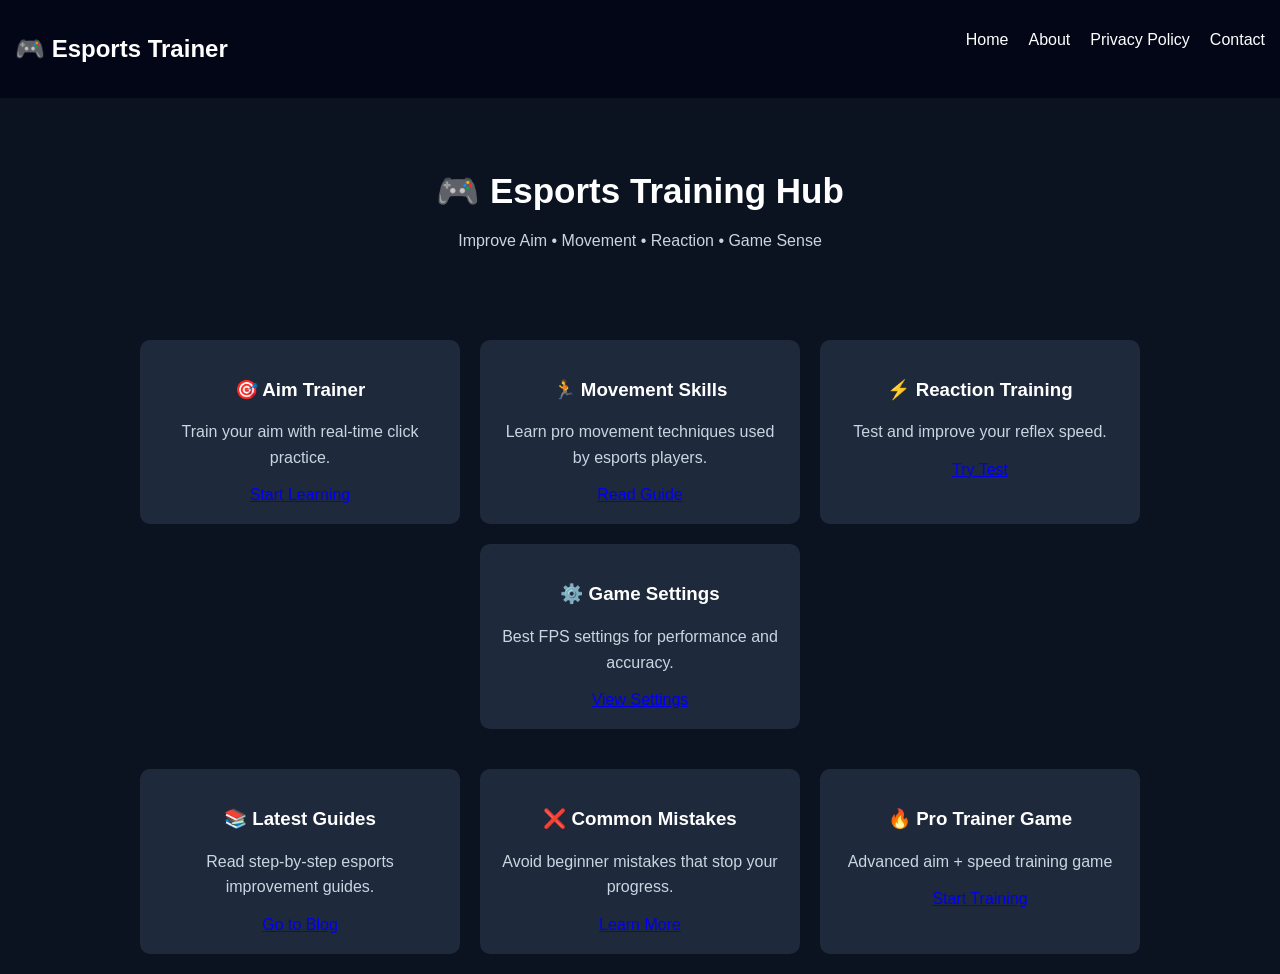
<file: index.html>
<!DOCTYPE html>
<html lang="en">
<head>
<meta charset="UTF-8">
<meta name="viewport" content="width=device-width, initial-scale=1.0">
<title>Esports Trainer</title>
<script async src="https://pagead2.googlesyndication.com/pagead/js/adsbygoogle.js?client=ca-pub-7041410310122858"
     crossorigin="anonymous"></script>
<link rel="stylesheet" href="style.css">
</head>
<body>

<nav>
    <h2>🎮 Esports Trainer</h2>
    <ul>
        <li><a href="index.html">Home</a></li>
        <li><a href="about.html">About</a></li>
        <li><a href="privacy.html">Privacy Policy</a></li>
        <li><a href="contact.html">Contact</a></li>
    </ul>
</nav>

<header class="hero">
    <h1>🎮 Esports Training Hub</h1>
    <p>Improve Aim • Movement • Reaction • Game Sense</p>
</header>

<section class="cards">

    <div class="card">
        <h3>🎯 Aim Trainer</h3>
        <p>Train your aim with real-time click practice.</p>
        <a href="blog.html">Start Learning</a>
    </div>

    <div class="card">
        <h3>🏃 Movement Skills</h3>
        <p>Learn pro movement techniques used by esports players.</p>
        <a href="movement.html">Read Guide</a>
    </div>

    <div class="card">
        <h3>⚡ Reaction Training</h3>
        <p>Test and improve your reflex speed.</p>
        <a href="reaction.html">Try Test</a>
    </div>

    <div class="card">
        <h3>⚙️ Game Settings</h3>
        <p>Best FPS settings for performance and accuracy.</p>
        <a href="settings.html">View Settings</a>
    </div>

</section>

<section class="cards">

    <div class="card">
        <h3>📚 Latest Guides</h3>
        <p>Read step-by-step esports improvement guides.</p>
        <a href="blog.html">Go to Blog</a>
    </div>

    <div class="card">
        <h3>❌ Common Mistakes</h3>
        <p>Avoid beginner mistakes that stop your progress.</p>
        <a href="beginner-mistakes.html">Learn More</a>
    </div>
   <div class="card">
    <h3>🔥 Pro Trainer Game</h3>
    <p>Advanced aim + speed training game</p>
    <a href="pro-trainer.html">Start Training</a>
</div>
</section>

<script src="script.js"></script>
</body>
</html>
</file>
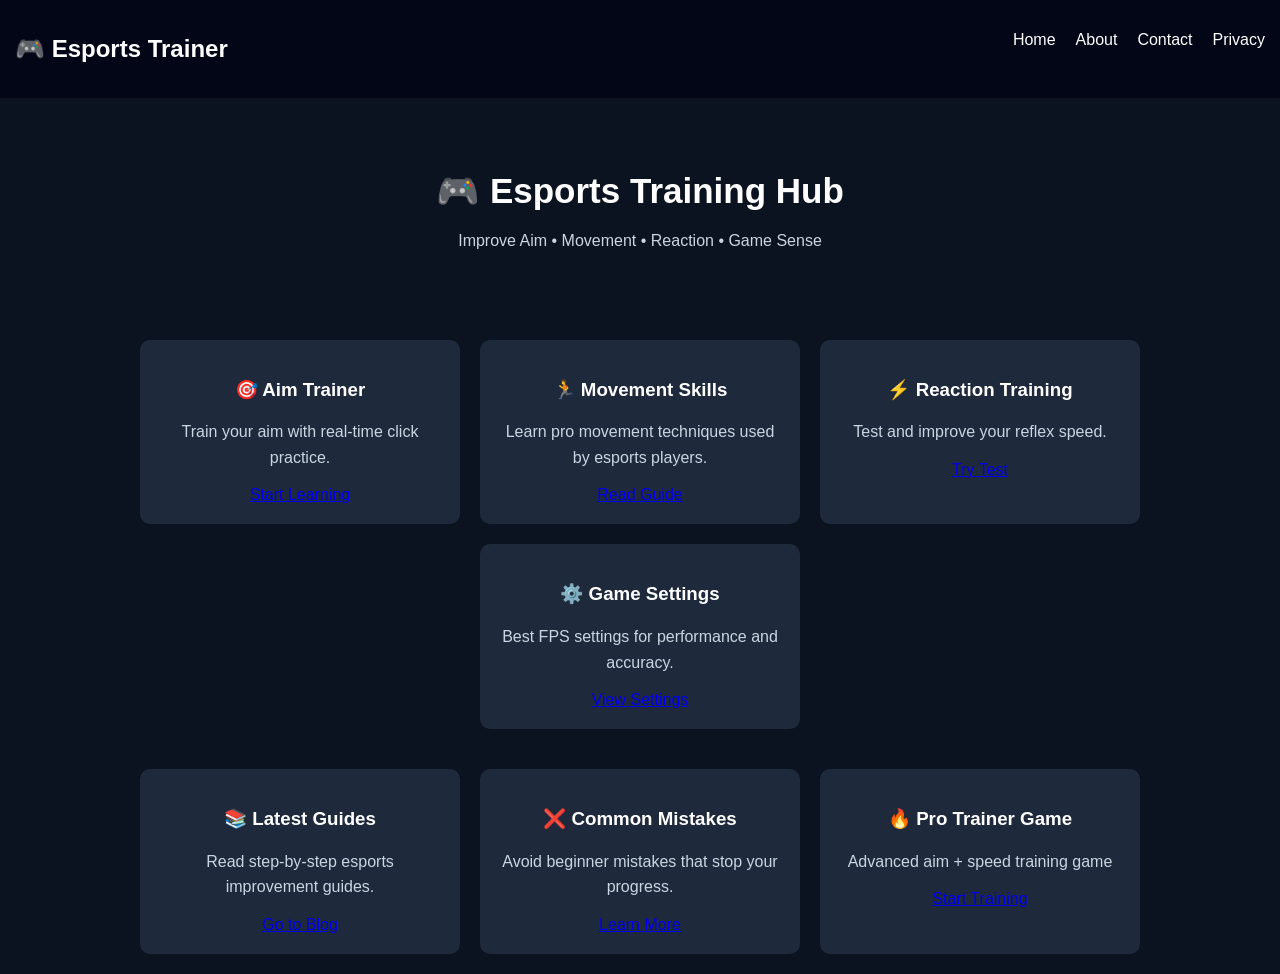
<file: Esports-Trainer/index.html>
<!DOCTYPE html>
<html lang="en">
<head>
<meta charset="UTF-8">
<meta name="viewport" content="width=device-width, initial-scale=1.0">
<title>Esports Trainer</title>
<link rel="stylesheet" href="style.css">
<script async src="https://pagead2.googlesyndication.com/pagead/js/adsbygoogle.js?client=ca-pub-7041410310122858"
     crossorigin="anonymous"></script>
</head>
<body>

<nav>
    <h2>🎮 Esports Trainer</h2>
    <ul>
        <li><a href="index.html">Home</a></li>
        <li><a href="about.html">About</a></li>
        <li><a href="contact.html">Contact</a></li>
        <li><a href="privacy.html">Privacy</a></li>
    </ul>
</nav>

<header class="hero">
    <h1>🎮 Esports Training Hub</h1>
    <p>Improve Aim • Movement • Reaction • Game Sense</p>
</header>

<section class="cards">

    <div class="card">
        <h3>🎯 Aim Trainer</h3>
        <p>Train your aim with real-time click practice.</p>
        <a href="blog.html">Start Learning</a>
    </div>

    <div class="card">
        <h3>🏃 Movement Skills</h3>
        <p>Learn pro movement techniques used by esports players.</p>
        <a href="movement.html">Read Guide</a>
    </div>

    <div class="card">
        <h3>⚡ Reaction Training</h3>
        <p>Test and improve your reflex speed.</p>
        <a href="reaction.html">Try Test</a>
    </div>

    <div class="card">
        <h3>⚙️ Game Settings</h3>
        <p>Best FPS settings for performance and accuracy.</p>
        <a href="settings.html">View Settings</a>
    </div>

</section>

<section class="cards">

    <div class="card">
        <h3>📚 Latest Guides</h3>
        <p>Read step-by-step esports improvement guides.</p>
        <a href="blog.html">Go to Blog</a>
    </div>

    <div class="card">
        <h3>❌ Common Mistakes</h3>
        <p>Avoid beginner mistakes that stop your progress.</p>
        <a href="beginner-mistakes.html">Learn More</a>
    </div>
   <div class="card">
    <h3>🔥 Pro Trainer Game</h3>
    <p>Advanced aim + speed training game</p>
    <a href="pro-trainer.html">Start Training</a>
</div>
</section>

<script src="script.js"></script>
</body>
</html>
</file>
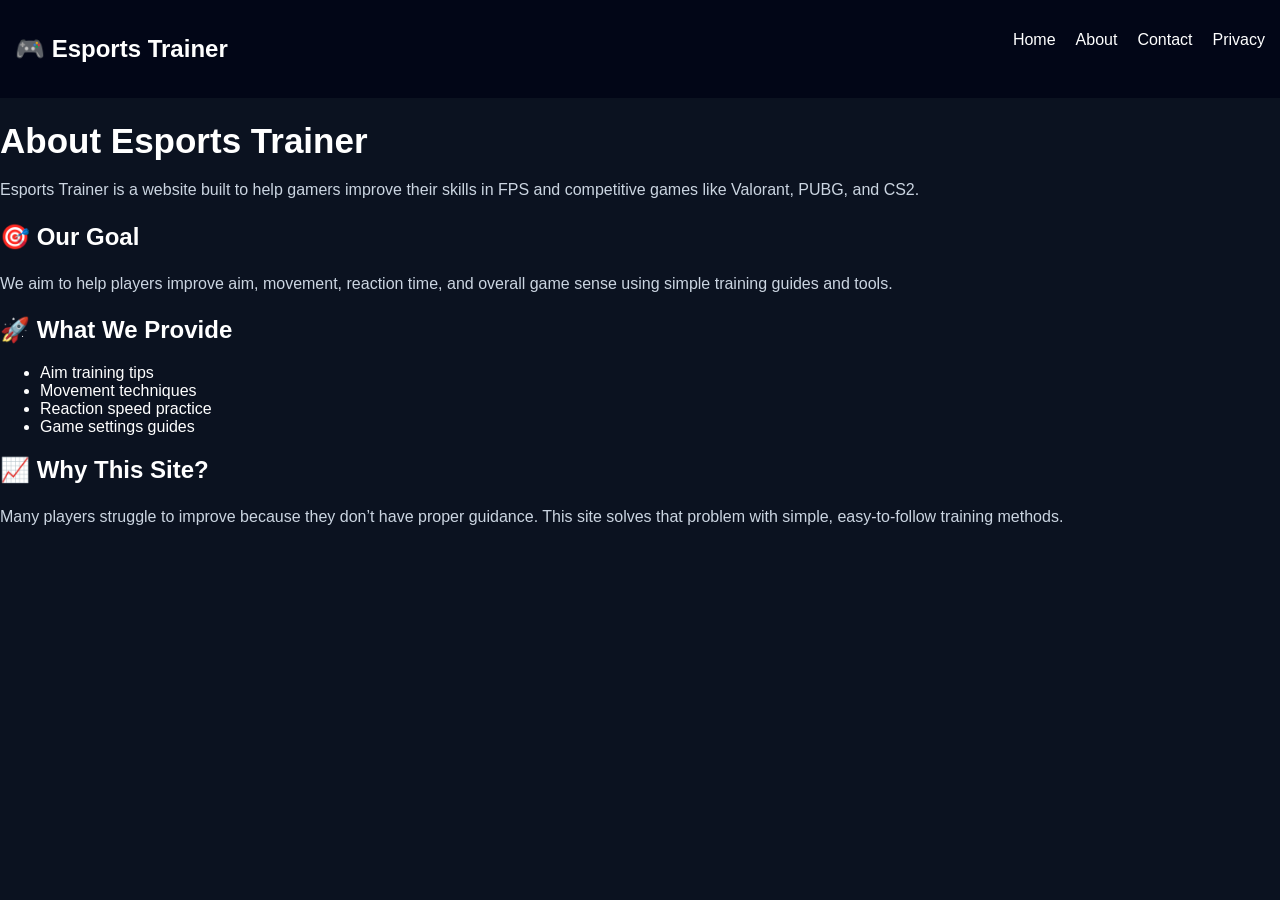
<file: about.html>
<!DOCTYPE html>
<html lang="en">
<head>
<meta charset="UTF-8">
<meta name="viewport" content="width=device-width, initial-scale=1.0">
<title>About Us</title>
<link rel="stylesheet" href="style.css">
</head>
<body>

<nav>
    <h2>🎮 Esports Trainer</h2>
    <ul>
        <li><a href="index.html">Home</a></li>
        <li><a href="about.html">About</a></li>
        <li><a href="contact.html">Contact</a></li>
        <li><a href="privacy.html">Privacy</a></li>
    </ul>
</nav>

<h1>About Esports Trainer</h1>

<p>
Esports Trainer is a website built to help gamers improve their skills in FPS and competitive games like Valorant, PUBG, and CS2.
</p>

<h2>🎯 Our Goal</h2>
<p>
We aim to help players improve aim, movement, reaction time, and overall game sense using simple training guides and tools.
</p>

<h2>🚀 What We Provide</h2>
<ul>
    <li>Aim training tips</li>
    <li>Movement techniques</li>
    <li>Reaction speed practice</li>
    <li>Game settings guides</li>
</ul>

<h2>📈 Why This Site?</h2>
<p>
Many players struggle to improve because they don’t have proper guidance. This site solves that problem with simple, easy-to-follow training methods.
</p>

</body>
</html>
</file>
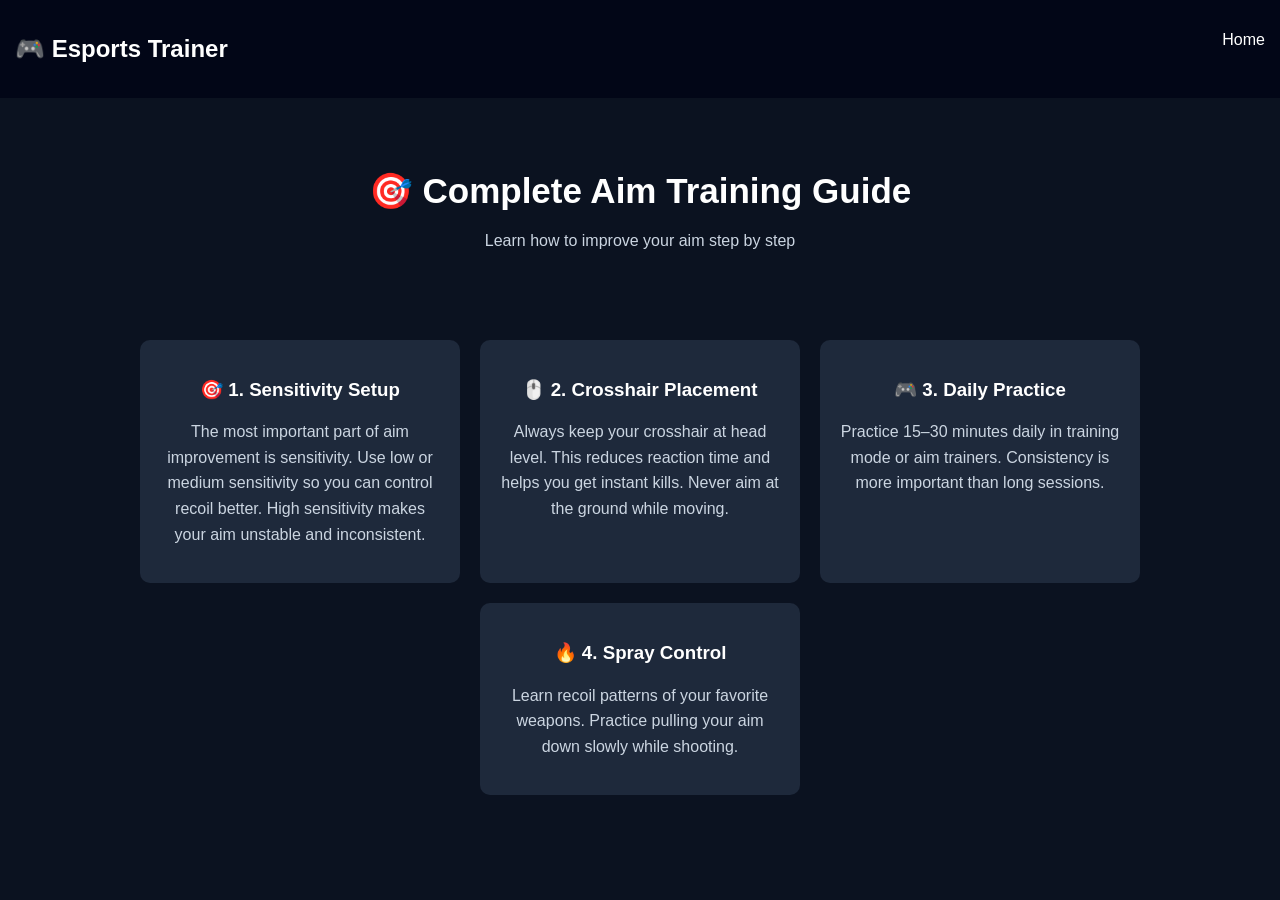
<file: aim.html>
<!DOCTYPE html>
<html>
<head>
<title>Aim Practice Guide</title>
<link rel="stylesheet" href="style.css">
</head>
<body>

<nav>
    <h2>🎮 Esports Trainer</h2>
    <ul>
        <li><a href="index.html">Home</a></li>
    </ul>
</nav>

<header class="hero">
    <h1>🎯 Complete Aim Training Guide</h1>
    <p>Learn how to improve your aim step by step</p>
</header>

<section class="cards">

    <div class="card">
        <h3>🎯 1. Sensitivity Setup</h3>
        <p>
            The most important part of aim improvement is sensitivity.
            Use low or medium sensitivity so you can control recoil better.
            High sensitivity makes your aim unstable and inconsistent.
        </p>
    </div>

    <div class="card">
        <h3>🖱️ 2. Crosshair Placement</h3>
        <p>
            Always keep your crosshair at head level.
            This reduces reaction time and helps you get instant kills.
            Never aim at the ground while moving.
        </p>
    </div>

    <div class="card">
        <h3>🎮 3. Daily Practice</h3>
        <p>
            Practice 15–30 minutes daily in training mode or aim trainers.
            Consistency is more important than long sessions.
        </p>
    </div>

    <div class="card">
        <h3>🔥 4. Spray Control</h3>
        <p>
            Learn recoil patterns of your favorite weapons.
            Practice pulling your aim down slowly while shooting.
        </p>
    </div>

</section>

</body>
</html>
</file>
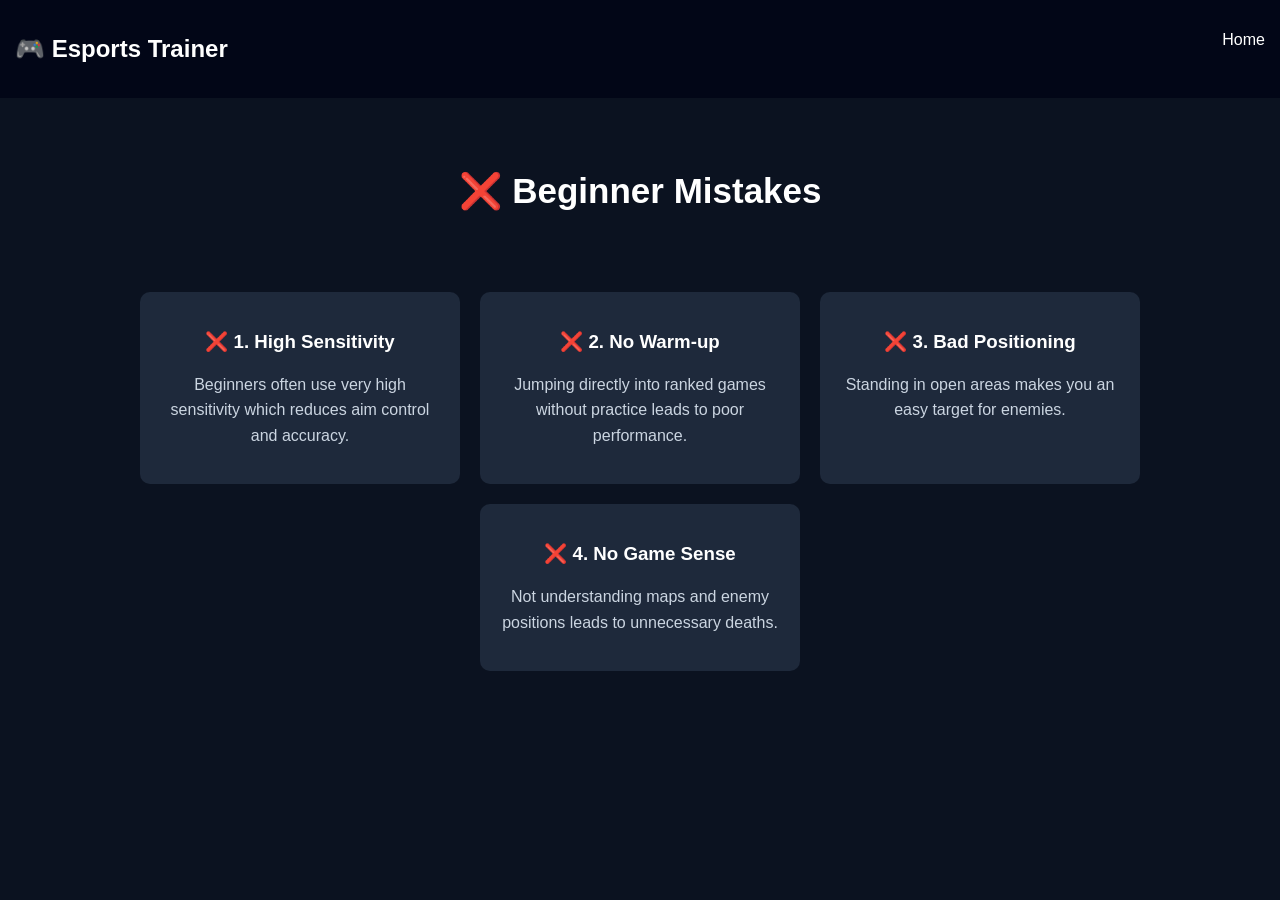
<file: beginner-mistake.html>
<!DOCTYPE html>
<html>
<head>
<title>Common Mistakes</title>
<link rel="stylesheet" href="style.css">
</head>
<body>

<nav>
    <h2>🎮 Esports Trainer</h2>
    <ul>
        <li><a href="index.html">Home</a></li>
    </ul>
</nav>

<header class="hero">
    <h1>❌ Beginner Mistakes</h1>
</header>

<section class="cards">

    <div class="card">
        <h3>❌ 1. High Sensitivity</h3>
        <p>
            Beginners often use very high sensitivity which reduces aim control and accuracy.
        </p>
    </div>

    <div class="card">
        <h3>❌ 2. No Warm-up</h3>
        <p>
            Jumping directly into ranked games without practice leads to poor performance.
        </p>
    </div>

    <div class="card">
        <h3>❌ 3. Bad Positioning</h3>
        <p>
            Standing in open areas makes you an easy target for enemies.
        </p>
    </div>

    <div class="card">
        <h3>❌ 4. No Game Sense</h3>
        <p>
            Not understanding maps and enemy positions leads to unnecessary deaths.
        </p>
    </div>

</section>

</body>
</html>
</file>
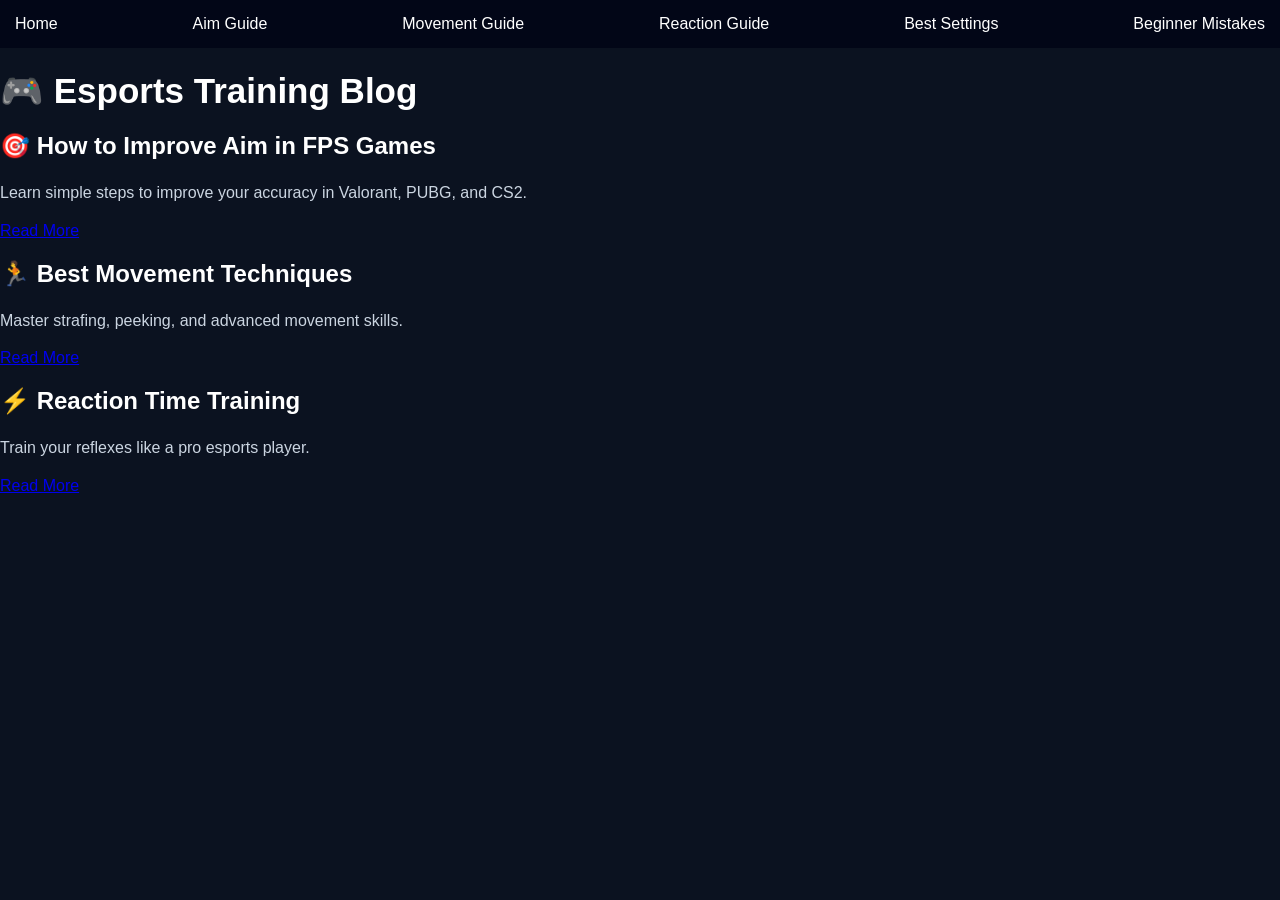
<file: blog.html>
<!DOCTYPE html>
<html>
<head>
<title>Esports Blog</title>
<link rel="stylesheet" href="style.css">
</head>
<body>

<nav>
    <a href="index.html">Home</a>
    <a href="aim.html">Aim Guide</a>
<a href="movement.html">Movement Guide</a>
<a href="reaction.html">Reaction Guide</a>
<a href="settings.html">Best Settings</a>
<a href="beginner-mistakes.html">Beginner Mistakes</a>
</nav>

<h1>🎮 Esports Training Blog</h1>

<div class="blog-container">

    <div class="blog-card">
        <h2>🎯 How to Improve Aim in FPS Games</h2>
        <p>Learn simple steps to improve your accuracy in Valorant, PUBG, and CS2.</p>
        <a href="aim.html">Read More</a>
    </div>

    <div class="blog-card">
        <h2>🏃 Best Movement Techniques</h2>
        <p>Master strafing, peeking, and advanced movement skills.</p>
        <a href="movement.html">Read More</a>
    </div>

    <div class="blog-card">
        <h2>⚡ Reaction Time Training</h2>
        <p>Train your reflexes like a pro esports player.</p>
        <a href="reaction.html">Read More</a>
    </div>

</div>

</body>
</html>
</file>
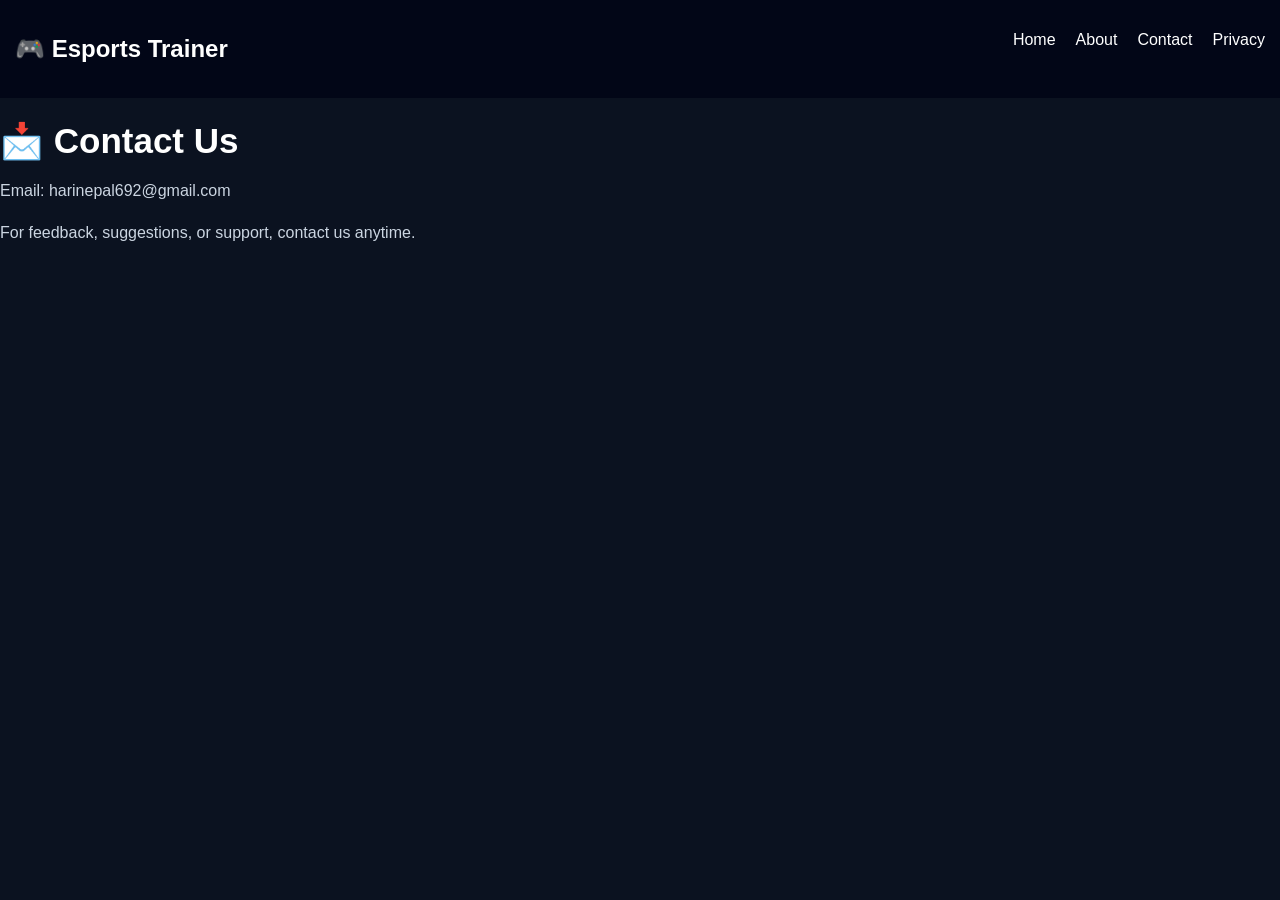
<file: contact.html>
<!DOCTYPE html>
<html>
<head>
<title>Contact Us</title>
<link rel="stylesheet" href="style.css">
</head>
<body>

<nav>
    <h2>🎮 Esports Trainer</h2>
    <ul>
        <li><a href="index.html">Home</a></li>
        <li><a href="about.html">About</a></li>
        <li><a href="contact.html">Contact</a></li>
        <li><a href="privacy.html">Privacy</a></li>
    </ul>
</nav>

<h1>📩 Contact Us</h1>

<p>Email: harinepal692@gmail.com</p>
<p>For feedback, suggestions, or support, contact us anytime.</p>

</body>
</html>
</file>
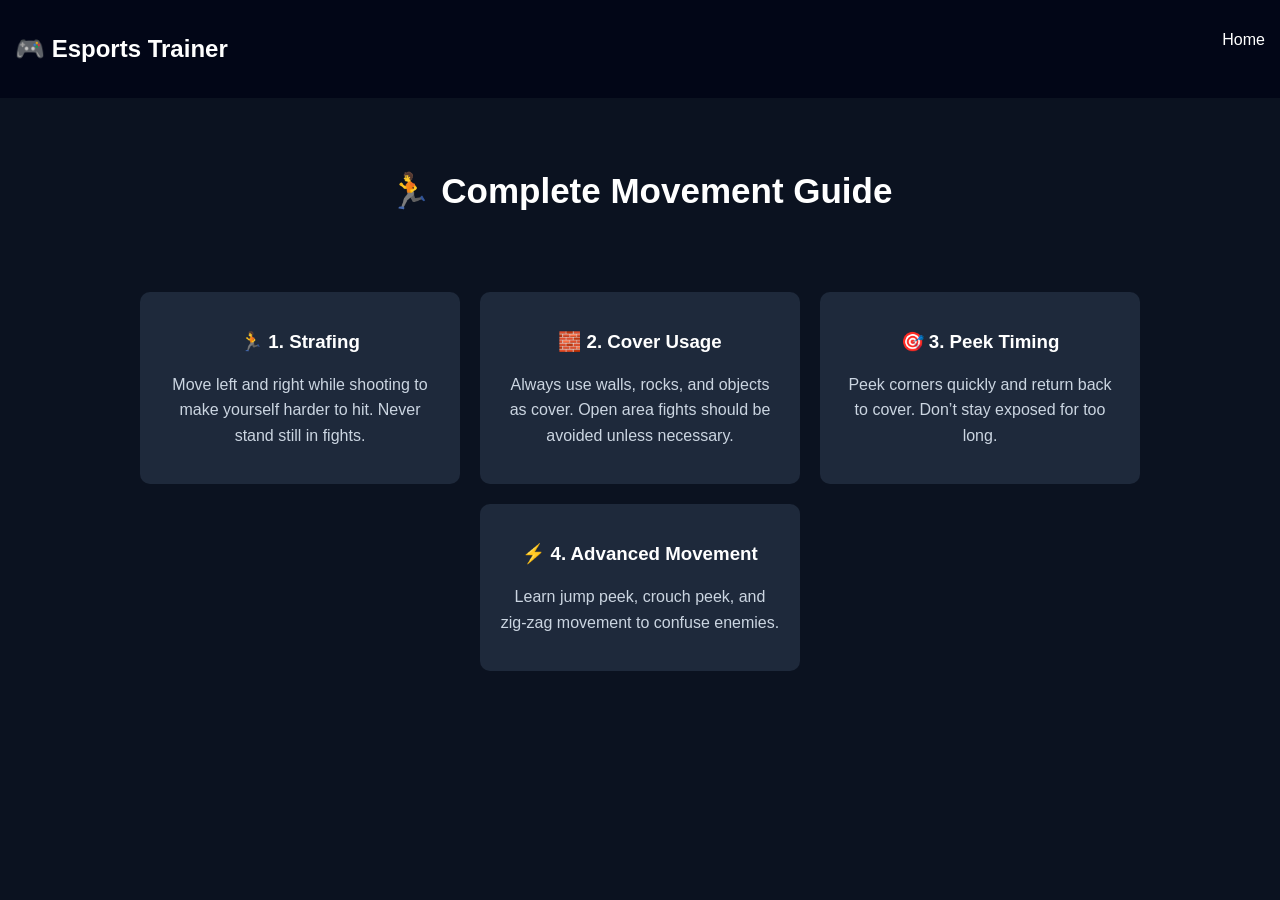
<file: movement.html>
<!DOCTYPE html>
<html>
<head>
<title>Movement Guide</title>
<link rel="stylesheet" href="style.css">
</head>
<body>

<nav>
    <h2>🎮 Esports Trainer</h2>
    <ul>
        <li><a href="index.html">Home</a></li>
    </ul>
</nav>

<header class="hero">
    <h1>🏃 Complete Movement Guide</h1>
</header>

<section class="cards">

    <div class="card">
        <h3>🏃 1. Strafing</h3>
        <p>
            Move left and right while shooting to make yourself harder to hit.
            Never stand still in fights.
        </p>
    </div>

    <div class="card">
        <h3>🧱 2. Cover Usage</h3>
        <p>
            Always use walls, rocks, and objects as cover.
            Open area fights should be avoided unless necessary.
        </p>
    </div>

    <div class="card">
        <h3>🎯 3. Peek Timing</h3>
        <p>
            Peek corners quickly and return back to cover.
            Don’t stay exposed for too long.
        </p>
    </div>

    <div class="card">
        <h3>⚡ 4. Advanced Movement</h3>
        <p>
            Learn jump peek, crouch peek, and zig-zag movement to confuse enemies.
        </p>
    </div>

</section>

</body>
</html>
</file>
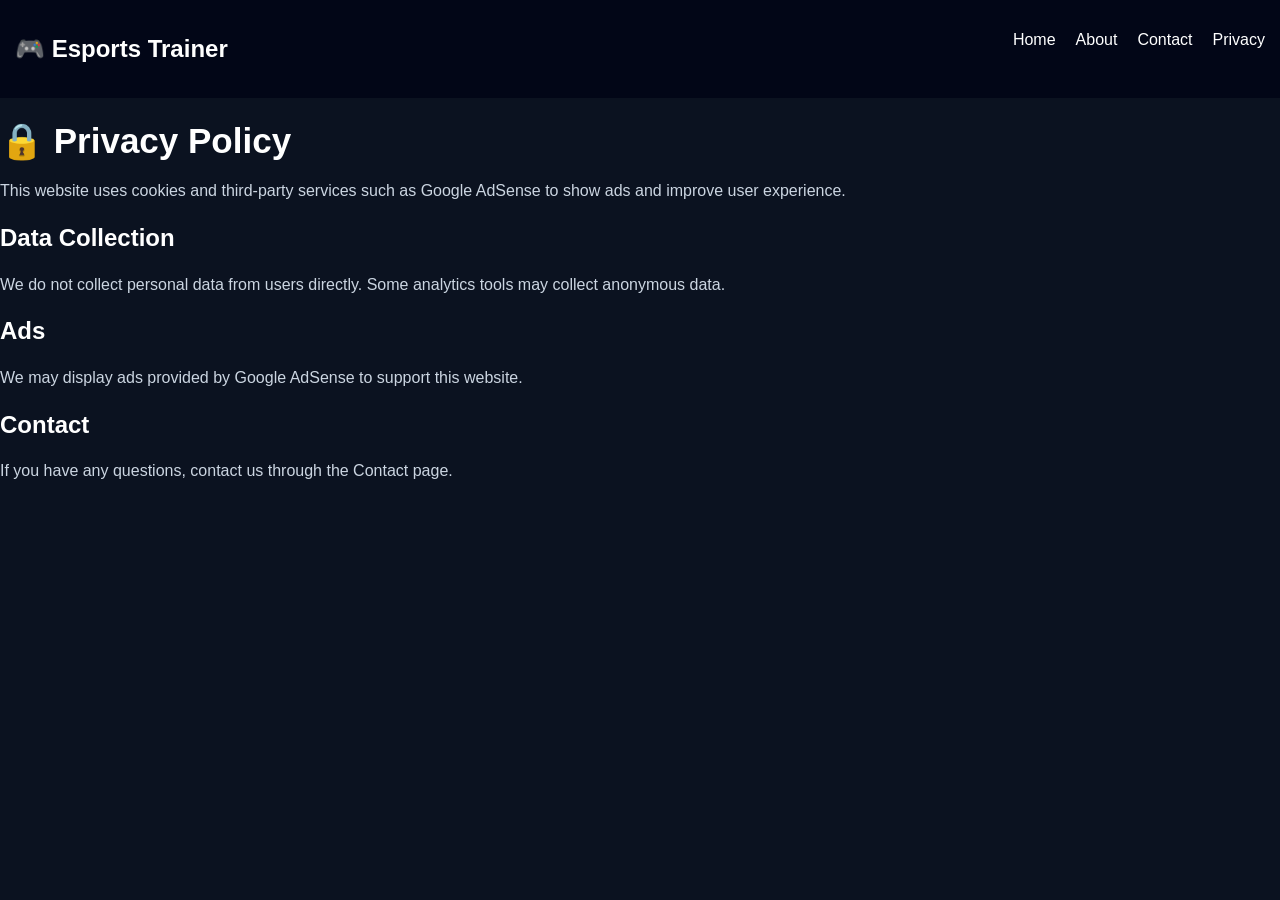
<file: privacy.html>
<!DOCTYPE html>
<html>
<head>
<title>Privacy Policy</title>
<link rel="stylesheet" href="style.css">
</head>
<body>

<nav>
    <h2>🎮 Esports Trainer</h2>
    <ul>
        <li><a href="index.html">Home</a></li>
        <li><a href="about.html">About</a></li>
        <li><a href="contact.html">Contact</a></li>
        <li><a href="privacy.html">Privacy</a></li>
    </ul>
</nav>

<h1>🔒 Privacy Policy</h1>

<p>
This website uses cookies and third-party services such as Google AdSense to show ads and improve user experience.
</p>

<h2>Data Collection</h2>
<p>
We do not collect personal data from users directly. Some analytics tools may collect anonymous data.
</p>

<h2>Ads</h2>
<p>
We may display ads provided by Google AdSense to support this website.
</p>

<h2>Contact</h2>
<p>
If you have any questions, contact us through the Contact page.
</p>

</body>
</html>
</file>
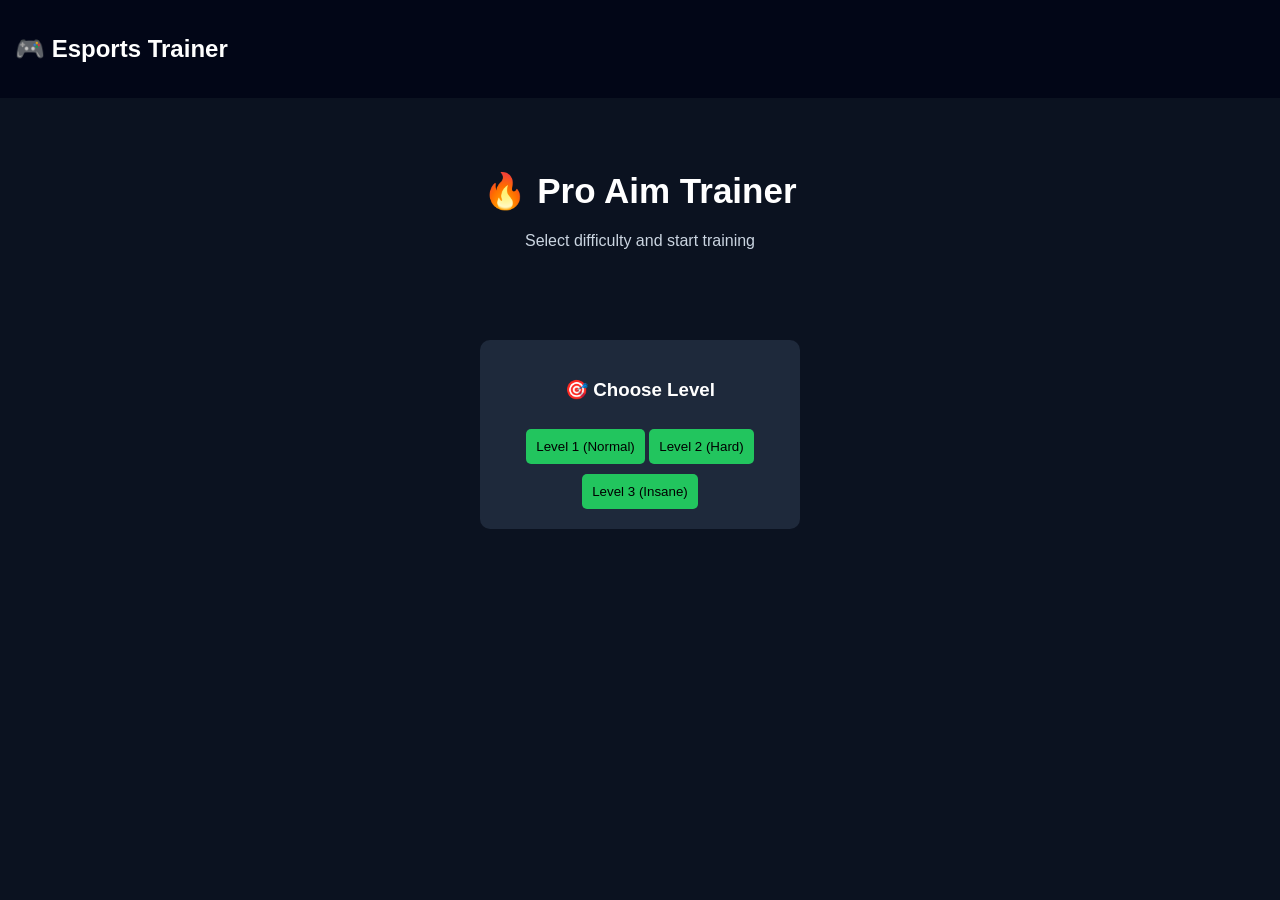
<file: pro-trainer.html>
<!DOCTYPE html>
<html>
<head>
<title>Pro Trainer Game</title>
<link rel="stylesheet" href="style.css">

<style>
body {
    text-align: center;
}

#gameArea {
    width: 100%;
    height: 70vh;
    position: relative;
    background: #0f172a;
    overflow: hidden;
}

.target {
    width: 70px;
    height: 70px;
    background: red;
    border-radius: 50%;
    position: absolute;
    display: none;
    cursor: pointer;
}
</style>

</head>
<body>

<nav>
    <h2>🎮 Esports Trainer</h2>
</nav>

<header class="hero">
    <h1>🔥 Pro Aim Trainer</h1>
    <p>Select difficulty and start training</p>
</header>

<section class="cards">

    <div class="card" id="menu">
        <h3>🎯 Choose Level</h3>

        <button onclick="startGame(1)">Level 1 (Normal)</button>
        <button onclick="startGame(2)">Level 2 (Hard)</button>
        <button onclick="startGame(3)">Level 3 (Insane)</button>

    </div>

</section>

<div id="gameArea" style="display:none;">
    <div class="target" id="target"></div>
</div>

<script>
let score = 0;
let startTime;
let levelSpeed = 1000;

function startGame(level) {

    document.getElementById("menu").style.display = "none";
    document.getElementById("gameArea").style.display = "block";

    score = 0;
    startTime = new Date().getTime();

    if (level === 1) levelSpeed = 1000;  // Normal
    if (level === 2) levelSpeed = 600;   // Hard
    if (level === 3) levelSpeed = 300;   // Insane

    spawnTarget(level);
}

function spawnTarget(level) {

    let target = document.getElementById("target");

    let x = Math.random() * (window.innerWidth - 100);
    let y = Math.random() * 400;

    target.style.left = x + "px";
    target.style.top = y + "px";
    target.style.display = "block";

    let hideTime = setTimeout(() => {
        target.style.display = "none";
        spawnTarget(level);
    }, levelSpeed);

    target.onclick = function () {
        clearTimeout(hideTime);

        score++;

        if (score >= 10) {
            endGame();
        } else {
            spawnTarget(level);
        }
    };
}

function endGame() {
    let endTime = new Date().getTime();
    let time = (endTime - startTime) / 1000;

    alert("Game Over!\nTime: " + time + " sec\nScore: " + score);

    location.reload();
}
</script>

</body>
</html>
</file>
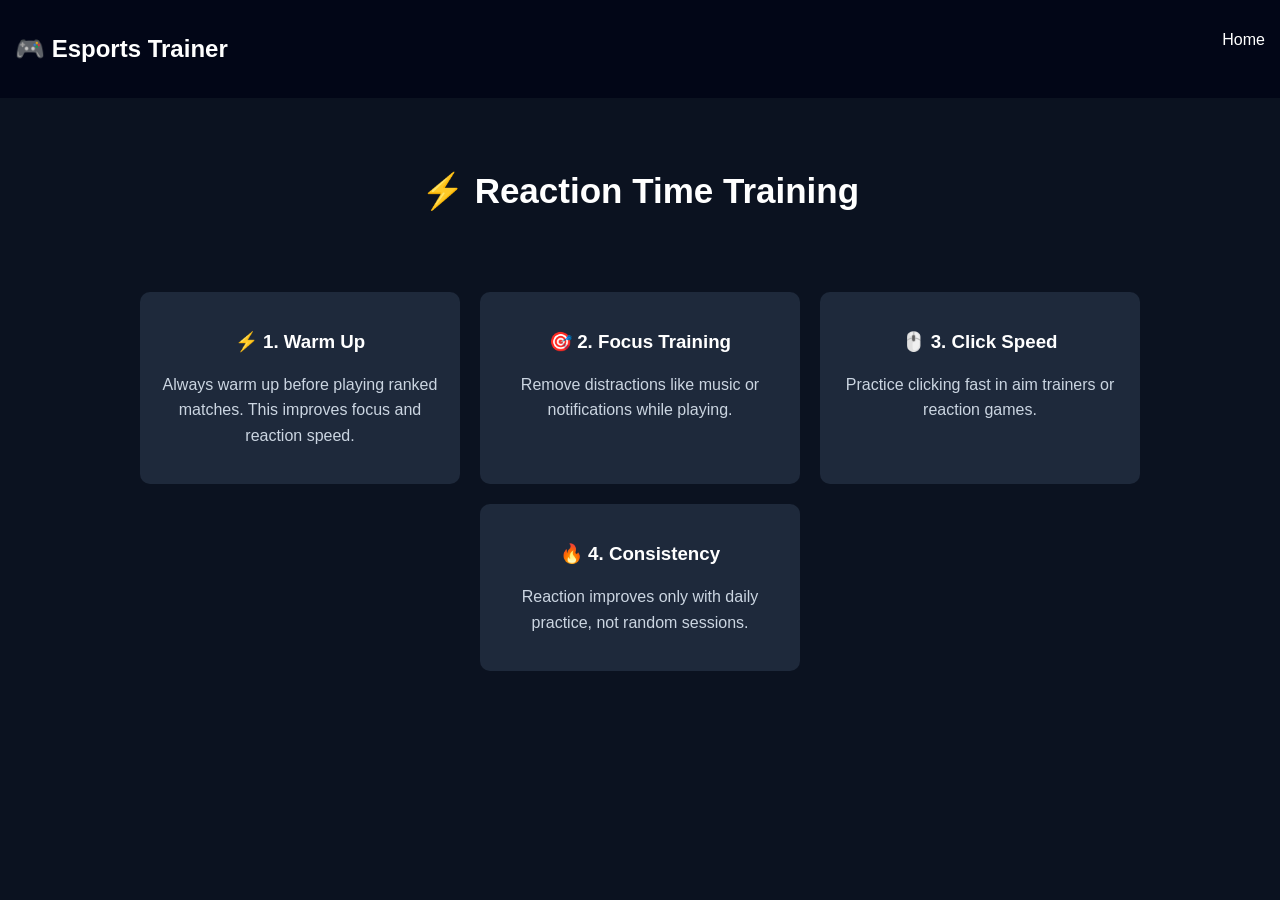
<file: reaction.html>
<!DOCTYPE html>
<html>
<head>
<title>Reaction Training</title>
<link rel="stylesheet" href="style.css">
</head>
<body>

<nav>
    <h2>🎮 Esports Trainer</h2>
    <ul>
        <li><a href="index.html">Home</a></li>
    </ul>
</nav>

<header class="hero">
    <h1>⚡ Reaction Time Training</h1>
</header>

<section class="cards">

    <div class="card">
        <h3>⚡ 1. Warm Up</h3>
        <p>
            Always warm up before playing ranked matches.
            This improves focus and reaction speed.
        </p>
    </div>

    <div class="card">
        <h3>🎯 2. Focus Training</h3>
        <p>
            Remove distractions like music or notifications while playing.
        </p>
    </div>

    <div class="card">
        <h3>🖱️ 3. Click Speed</h3>
        <p>
            Practice clicking fast in aim trainers or reaction games.
        </p>
    </div>

    <div class="card">
        <h3>🔥 4. Consistency</h3>
        <p>
            Reaction improves only with daily practice, not random sessions.
        </p>
    </div>

</section>

</body>
</html>
</file>
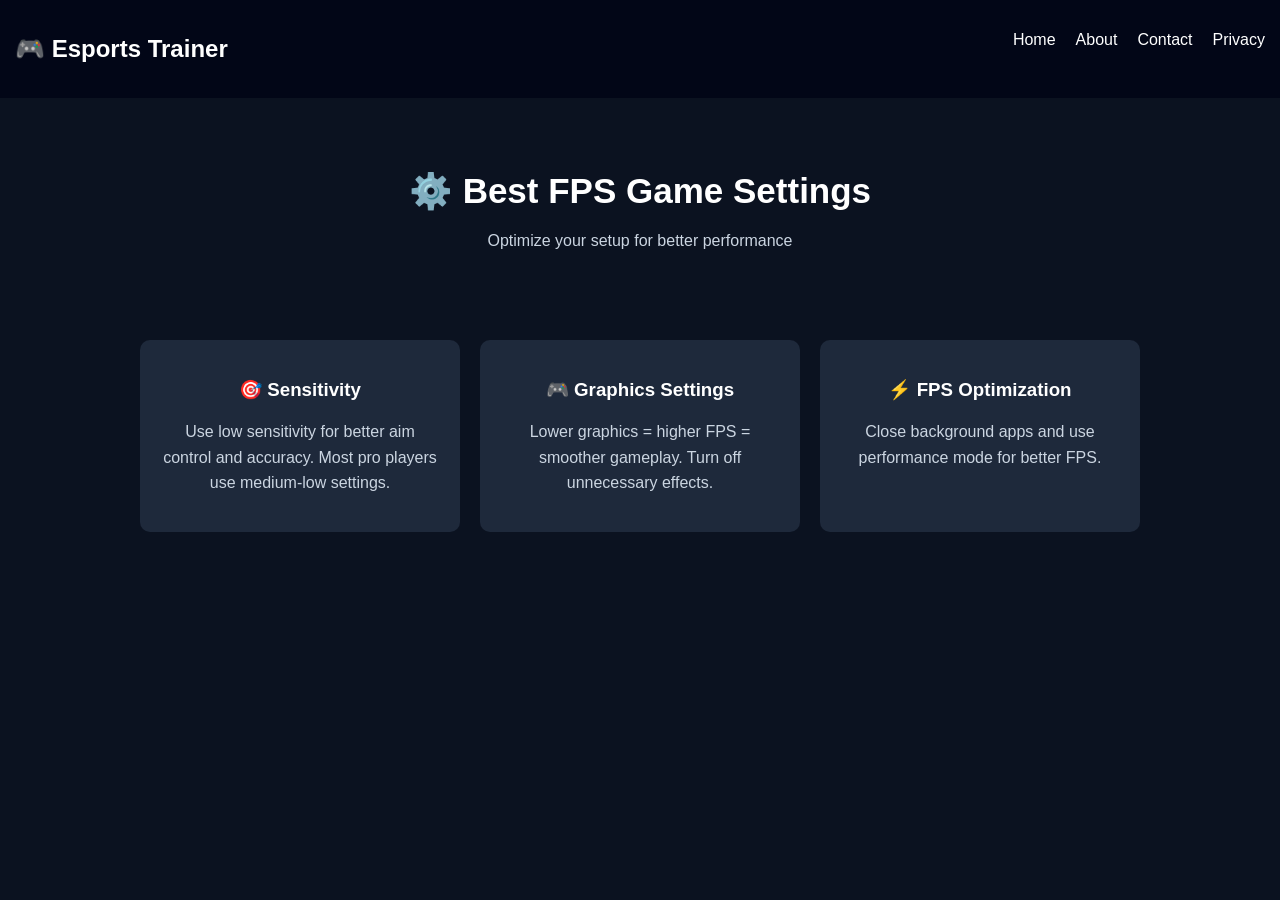
<file: settings.html>
<!DOCTYPE html>
<html lang="en">
<head>
<meta charset="UTF-8">
<meta name="viewport" content="width=device-width, initial-scale=1.0">
<title>Game Settings</title>
<link rel="stylesheet" href="style.css">
</head>
<body>

<nav>
    <h2>🎮 Esports Trainer</h2>
    <ul>
        <li><a href="index.html">Home</a></li>
        <li><a href="about.html">About</a></li>
        <li><a href="contact.html">Contact</a></li>
        <li><a href="privacy.html">Privacy</a></li>
    </ul>
</nav>

<header class="hero">
    <h1>⚙️ Best FPS Game Settings</h1>
    <p>Optimize your setup for better performance</p>
</header>

<section class="cards">

    <div class="card">
        <h3>🎯 Sensitivity</h3>
        <p>
            Use low sensitivity for better aim control and accuracy.
            Most pro players use medium-low settings.
        </p>
    </div>

    <div class="card">
        <h3>🎮 Graphics Settings</h3>
        <p>
            Lower graphics = higher FPS = smoother gameplay.
            Turn off unnecessary effects.
        </p>
    </div>

    <div class="card">
        <h3>⚡ FPS Optimization</h3>
        <p>
            Close background apps and use performance mode for better FPS.
        </p>
    </div>

</section>

</body>
</html>
</file>
<file: style.css>
body {
    margin: 0;
    font-family: Arial;
    background: #0b1220;
    color: white;
}

/* NAV */
nav {
    display: flex;
    justify-content: space-between;
    padding: 15px;
    background: #020617;
}

/* HERO */
.hero {
    text-align: center;
    padding: 50px;
}

/* CARDS */
.cards {
    display: flex;
    justify-content: center;
    gap: 20px;
    flex-wrap: wrap;
    padding: 20px;
}

.card {
    background: #1e293b;
    padding: 20px;
    width: 280px;
    border-radius: 10px;
}

/* BUTTON */
button {
    padding: 10px;
    background: #22c55e;
    border: none;
    cursor: pointer;
    margin-top: 10px;
    border-radius: 5px;
}

/* REACTION BOX */
#box, #aimBox {
    width: 100px;
    height: 100px;
    background: red;
    margin: 15px auto;
    display: none;
    text-align: center;
    line-height: 100px;
    font-weight: bold;
}
/* GLOBAL PAGE STYLE FIX */
section {
    padding: 40px;
    text-align: center;
}

h1 {
    font-size: 35px;
    margin-bottom: 10px;
}

p {
    color: #cbd5e1;
    line-height: 1.6;
}

/* NAV IMPROVEMENT */
nav ul {
    display: flex;
    gap: 20px;
    list-style: none;
}

nav a {
    color: white;
    text-decoration: none;
    transition: 0.3s;
}

nav a:hover {
    color: #22c55e;
}
</file>
<file: Esports-Trainer/style.css>
body {
    margin: 0;
    font-family: Arial;
    background: #0b1220;
    color: white;
}

/* NAV */
nav {
    display: flex;
    justify-content: space-between;
    padding: 15px;
    background: #020617;
}

/* HERO */
.hero {
    text-align: center;
    padding: 50px;
}

/* CARDS */
.cards {
    display: flex;
    justify-content: center;
    gap: 20px;
    flex-wrap: wrap;
    padding: 20px;
}

.card {
    background: #1e293b;
    padding: 20px;
    width: 280px;
    border-radius: 10px;
}

/* BUTTON */
button {
    padding: 10px;
    background: #22c55e;
    border: none;
    cursor: pointer;
    margin-top: 10px;
    border-radius: 5px;
}

/* REACTION BOX */
#box, #aimBox {
    width: 100px;
    height: 100px;
    background: red;
    margin: 15px auto;
    display: none;
    text-align: center;
    line-height: 100px;
    font-weight: bold;
}
/* GLOBAL PAGE STYLE FIX */
section {
    padding: 40px;
    text-align: center;
}

h1 {
    font-size: 35px;
    margin-bottom: 10px;
}

p {
    color: #cbd5e1;
    line-height: 1.6;
}

/* NAV IMPROVEMENT */
nav ul {
    display: flex;
    gap: 20px;
    list-style: none;
}

nav a {
    color: white;
    text-decoration: none;
    transition: 0.3s;
}

nav a:hover {
    color: #22c55e;
}
</file>
